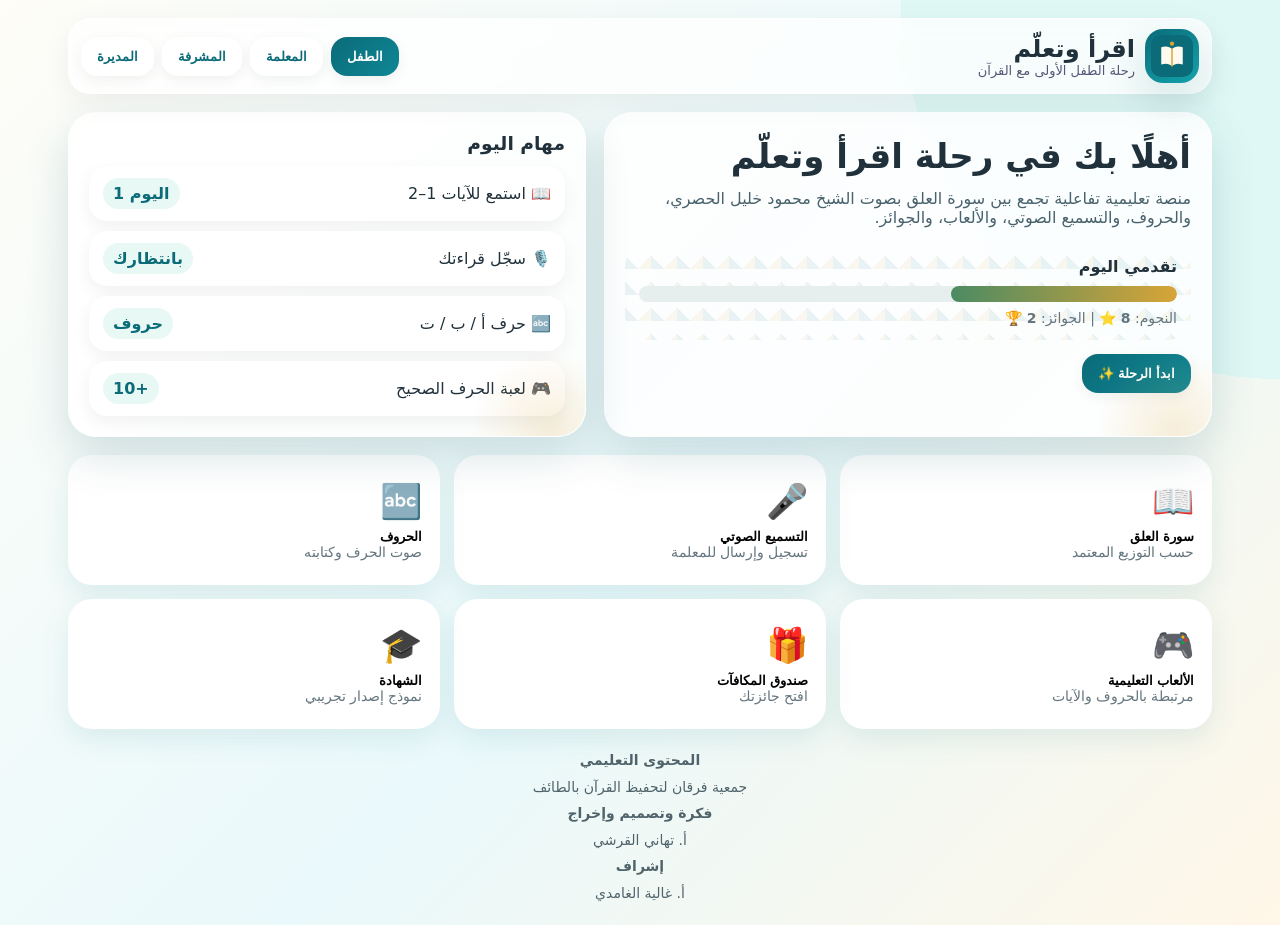
<file: index.html>
<!doctype html>
<html lang="ar" dir="rtl">
<head>
<meta charset="utf-8" />
<meta name="viewport" content="width=device-width,initial-scale=1" />
<title>اقرأ وتعلّم | Enterprise V1</title>
<meta name="theme-color" content="#0b6b78" />
<link rel="manifest" href="manifest.json">
<style>
:root{--teal:#0b6b78;--teal2:#0f8796;--mint:#e8f8f5;--gold:#d8a437;--cream:#fffaf0;--ink:#20313b;--soft:#f4fbfb;--rose:#fff1ef;--green:#4b8b63;--shadow:0 18px 45px rgba(10,74,84,.16);--r:28px}*{box-sizing:border-box}body{margin:0;font-family:system-ui,-apple-system,"Segoe UI",Tahoma,Arial,sans-serif;color:var(--ink);background:radial-gradient(circle at top right,#dff8f5 0 24%,transparent 24%),linear-gradient(135deg,#fefdf8,#eaf9fb 55%,#fff7e8);min-height:100vh}.app{max-width:1180px;margin:auto;padding:18px}.top{display:flex;gap:12px;align-items:center;justify-content:space-between;position:sticky;top:0;background:rgba(255,255,255,.74);backdrop-filter:blur(16px);z-index:5;border:1px solid rgba(255,255,255,.7);border-radius:22px;padding:10px 12px;box-shadow:0 8px 30px rgba(0,0,0,.06)}.brand{display:flex;gap:10px;align-items:center}.logo{width:54px;height:54px;border-radius:18px;background:linear-gradient(145deg,var(--teal),#14a3ac);display:grid;place-items:center;color:#fff;font-size:28px;box-shadow:var(--shadow)}h1,h2,h3,p{margin:0}.brand h1{font-size:24px}.brand p{font-size:13px;color:#557}.tabs{display:flex;gap:8px;flex-wrap:wrap}.tabs button,.btn{border:0;border-radius:16px;padding:12px 16px;background:#fff;color:var(--teal);font-weight:800;box-shadow:0 4px 14px rgba(0,0,0,.06);cursor:pointer}.tabs button.active,.btn.primary{background:linear-gradient(135deg,var(--teal),var(--teal2));color:white}.btn.gold{background:linear-gradient(135deg,#f4c95d,var(--gold));color:#4b3502}.hero{margin-top:18px;display:grid;grid-template-columns:1.08fr .92fr;gap:18px}.card{background:rgba(255,255,255,.83);border:1px solid rgba(255,255,255,.95);border-radius:var(--r);padding:20px;box-shadow:var(--shadow);position:relative;overflow:hidden}.card:before{content:"";position:absolute;inset:auto -60px -90px auto;width:190px;height:190px;background:radial-gradient(circle,rgba(216,164,55,.18),transparent 60%);border-radius:50%}.title{font-size:34px;line-height:1.4}.subtitle{color:#48616b;margin-top:8px}.pattern{background-image:linear-gradient(45deg,rgba(11,107,120,.08) 25%,transparent 25%),linear-gradient(-45deg,rgba(216,164,55,.08) 25%,transparent 25%);background-size:26px 26px;border-radius:24px;padding:14px;margin-top:16px}.progress{height:16px;background:#e7eeee;border-radius:999px;overflow:hidden}.bar{height:100%;background:linear-gradient(90deg,var(--green),var(--gold));width:42%;border-radius:999px}.grid{display:grid;grid-template-columns:repeat(3,1fr);gap:14px;margin-top:18px}.tile{border:0;text-align:right;background:#fff;border-radius:24px;padding:18px;min-height:130px;box-shadow:0 10px 28px rgba(11,107,120,.1);cursor:pointer;transition:.2s}.tile:hover{transform:translateY(-4px) scale(1.01)}.icon{font-size:34px;display:block;margin-bottom:8px}.section{display:none;margin-top:18px}.section.active{display:block}.two{display:grid;grid-template-columns:1fr 1fr;gap:16px}.list{display:grid;gap:10px}.item{display:flex;align-items:center;justify-content:space-between;gap:10px;background:#fff;border-radius:18px;padding:12px 14px;box-shadow:0 6px 18px rgba(0,0,0,.06)}.badge{background:var(--mint);color:var(--teal);border-radius:999px;padding:6px 10px;font-weight:800}.muted{color:#64757d;font-size:14px}.ayat{font-size:22px;line-height:2;background:#fff8e7;border-radius:22px;padding:14px;border:1px solid #f3e3bb}.recordBox{display:grid;gap:12px}.meter{height:9px;background:#eee;border-radius:99px;overflow:hidden}.meter span{display:block;height:100%;background:#df4b4b;width:0%}.gameArea{min-height:250px;background:linear-gradient(180deg,#fff,#f2fbfa);border-radius:24px;padding:16px;border:2px dashed rgba(11,107,120,.18)}.letters{display:flex;gap:10px;flex-wrap:wrap}.letter{font-size:32px;font-weight:900;border:0;background:#fff;border-radius:20px;width:74px;height:74px;box-shadow:0 10px 22px rgba(0,0,0,.08);cursor:pointer}.ok{outline:4px solid #8ed39c}.bad{outline:4px solid #f7a1a1}.stats{display:grid;grid-template-columns:repeat(4,1fr);gap:12px}.stat{background:#fff;border-radius:22px;padding:16px;text-align:center;box-shadow:0 8px 22px rgba(0,0,0,.06)}.stat b{font-size:26px;color:var(--teal)}.cert{background:#fff;border:8px double var(--gold);border-radius:22px;padding:24px;text-align:center;max-width:760px;margin:auto}.cert h2{font-size:42px;color:var(--teal)}.rights{margin-top:18px;text-align:center;color:#50636b;font-size:14px;line-height:1.9}.noBreak{white-space:nowrap}.modal{position:fixed;inset:0;background:rgba(2,29,36,.55);display:none;align-items:center;justify-content:center;padding:18px;z-index:20}.modal.show{display:flex}.modal .card{max-width:520px;width:100%;text-align:center}@media(max-width:850px){.hero,.two{grid-template-columns:1fr}.grid{grid-template-columns:1fr 1fr}.stats{grid-template-columns:1fr 1fr}.title{font-size:28px}.tabs{width:100%}.tabs button{flex:1}}@media(max-width:520px){.grid{grid-template-columns:1fr}.brand h1{font-size:20px}.top{align-items:flex-start;flex-direction:column}.tile{min-height:105px}}
</style>
</head>
<body>
<div class="app">
<header class="top">
  <div class="brand"><div class="logo"><img src="icon.svg" alt="أيقونة اقرأ وتعلّم" style="width:42px;height:42px"></div><div><h1>اقرأ وتعلّم</h1><p>رحلة الطفل الأولى مع القرآن</p></div></div>
  <nav class="tabs">
    <button class="active" data-tab="child">الطفل</button><button data-tab="teacher">المعلمة</button><button data-tab="supervisor">المشرفة</button><button data-tab="manager">المديرة</button>
  </nav>
</header>

<section id="child" class="section active">
  <div class="hero">
    <div class="card">
      <h2 class="title">أهلًا بك في رحلة اقرأ وتعلّم</h2>
      <p class="subtitle">منصة تعليمية تفاعلية تجمع بين سورة العلق بصوت الشيخ محمود خليل الحصري، والحروف، والتسميع الصوتي، والألعاب، والجوائز.</p>
      <div class="pattern"><b>تقدمي اليوم</b><div class="progress" style="margin-top:10px"><div id="mainBar" class="bar"></div></div><p class="muted" style="margin-top:8px">النجوم: <b id="stars">8</b> ⭐ | الجوائز: <b id="gifts">2</b> 🏆</p></div>
      <button class="btn primary" onclick="showTab('quran')" style="margin-top:14px">ابدأ الرحلة ✨</button>
    </div>
    <div class="card">
      <h3>مهام اليوم</h3><div class="list" style="margin-top:12px">
        <div class="item"><span>📖 استمع للآيات 1–2</span><span class="badge">اليوم 1</span></div>
        <div class="item"><span>🎙️ سجّل قراءتك</span><span class="badge">بانتظارك</span></div>
        <div class="item"><span>🔤 حرف أ / ب / ت</span><span class="badge">حروف</span></div>
        <div class="item"><span>🎮 لعبة الحرف الصحيح</span><span class="badge">+10</span></div>
      </div>
    </div>
  </div>
  <div class="grid">
    <button class="tile" onclick="showTab('quran')"><span class="icon">📖</span><b>سورة العلق</b><p class="muted">حسب التوزيع المعتمد</p></button>
    <button class="tile" onclick="showTab('record')"><span class="icon">🎤</span><b>التسميع الصوتي</b><p class="muted">تسجيل وإرسال للمعلمة</p></button>
    <button class="tile" onclick="showTab('letters')"><span class="icon">🔤</span><b>الحروف</b><p class="muted">صوت الحرف وكتابته</p></button>
    <button class="tile" onclick="showTab('games')"><span class="icon">🎮</span><b>الألعاب التعليمية</b><p class="muted">مرتبطة بالحروف والآيات</p></button>
    <button class="tile" onclick="openGift()"><span class="icon">🎁</span><b>صندوق المكافآت</b><p class="muted">افتح جائزتك</p></button>
    <button class="tile" onclick="showTab('certificate')"><span class="icon">🎓</span><b>الشهادة</b><p class="muted">نموذج إصدار تجريبي</p></button>
  </div>
</section>

<section id="quran" class="section">
  <div class="two"><div class="card"><h2>📖 سورة العلق</h2><p class="subtitle">مسار الحفظ اليومي</p><div class="ayat" style="margin-top:14px">اقْرَأْ بِاسْمِ رَبِّكَ الَّذِي خَلَقَ ۝ خَلَقَ الْإِنسَانَ مِنْ عَلَقٍ</div><div style="margin-top:14px;display:flex;gap:8px;flex-wrap:wrap"><button class="btn primary" onclick="playHusary()">استمع بصوت الشيخ الحصري</button><button class="btn" onclick="pauseHusary()">إيقاف مؤقت</button><button class="btn" onclick="showTab('record')">سجّل قراءتي</button><audio id="husaryAudio" preload="none"></audio><p class="muted" id="reciterState" style="margin-top:10px">القارئ: الشيخ محمود خليل الحصري</p></div></div><div class="card"><h3>توزيع سورة العلق</h3><div class="list" id="ayahPlan"></div></div></div>
</section>
<section id="record" class="section"><div class="card recordBox"><h2>🎤 التسميع الصوتي</h2><p class="subtitle">يسمح المتصفح بالتسجيل بعد الضغط على زر البدء.</p><div class="item"><span>الحالة: <b id="recState">جاهز للتسجيل</b></span><span class="badge" id="timer">00:00</span></div><div class="meter"><span id="meter"></span></div><div style="display:flex;gap:8px;flex-wrap:wrap"><button class="btn primary" id="startRec">ابدأ التسجيل</button><button class="btn" id="stopRec" disabled>إيقاف</button><button class="btn gold" id="sendRec" disabled>إرسال للمعلمة</button></div><audio id="playback" controls style="width:100%;display:none"></audio><p class="muted">ملاحظة: التسجيل يحفظ محليًا داخل المتصفح في هذا الإصدار التجريبي.</p></div></section>
<section id="letters" class="section"><div class="card"><h2>🔤 عالم الحروف</h2><p class="subtitle">اضغط على الحرف لسماع اسمه، ثم انتقل للعبة.</p><div class="letters" id="letterList" style="margin-top:14px"></div></div></section>
<section id="games" class="section"><div class="card"><h2>🎮 الألعاب التعليمية</h2><p class="subtitle" id="gamePrompt">اختاري الحرف الصحيح: ب</p><div class="gameArea"><div class="letters" id="gameLetters"></div><p id="gameMsg" style="margin-top:18px;font-weight:900"></p></div><button class="btn primary" onclick="newGame()" style="margin-top:12px">لعبة جديدة</button></div></section>
<section id="certificate" class="section"><div class="cert"><h2>شهادة شكر وتقدير</h2><p style="font-size:20px;margin-top:12px">تُمنح للطفل/ـة</p><h3 style="font-size:34px;margin:12px 0;color:#233">............................</h3><p>لإتمامه/ـا رحلة اقرأ وتعلّم الصيفية بنجاح.</p><div class="two" style="margin-top:26px"><p>المعلمة<br>................</p><p>المشرفة<br>................</p></div><button class="btn primary" onclick="window.print()" style="margin-top:18px">طباعة الشهادة</button></div></section>

<section id="teacher" class="section"><div class="card"><h2>لوحة المعلمة</h2><p class="subtitle">متابعة الأطفال والتسميع والحضور والمهارات اليومية.</p><div class="stats" style="margin-top:14px"><div class="stat"><b>18</b><p>إجمالي الأطفال</p></div><div class="stat"><b id="teacherRec">1</b><p>تسجيل جديد</p></div><div class="stat"><b>76%</b><p>متوسط الإنجاز</p></div><div class="stat"><b>15</b><p>حضور اليوم</p></div></div><div class="two" style="margin-top:16px"><div><h3>التسميعات الواردة</h3><div class="list" id="teacherList" style="margin-top:12px"></div></div><div><h3>المهام السريعة</h3><div class="list" style="margin-top:12px"><div class="item"><span>إضافة طفل جديد</span><button class="btn" onclick="alert('سيُفعّل الربط عند إضافة قاعدة البيانات')">إضافة</button></div><div class="item"><span>تسجيل الحضور</span><button class="btn" onclick="alert('تم فتح سجل الحضور التجريبي')">فتح</button></div><div class="item"><span>تقييم الحروف</span><span class="badge">14 مكتمل</span></div><div class="item"><span>إرسال ملاحظة لولي الأمر</span><button class="btn gold" onclick="alert('تم فتح نموذج الملاحظة')">إرسال</button></div></div></div></div></div></section>
<section id="supervisor" class="section"><div class="card"><h2>لوحة المشرفة</h2><p class="subtitle">متابعة أداء الفصول والمعلمات ومراجعة عينات القراءة.</p><div class="stats" style="margin-top:14px"><div class="stat"><b>90%</b><p>نسبة الحضور</p></div><div class="stat"><b>71%</b><p>إتمام السورة</p></div><div class="stat"><b>84%</b><p>إتقان الحروف</p></div><div class="stat"><b>12</b><p>تسجيلات اليوم</p></div></div><div class="two" style="margin-top:16px"><div><h3>أداء الفصول</h3><div class="list" style="margin-top:12px"><div class="item"><span>روضة أ</span><span class="badge">92%</span></div><div class="item"><span>روضة ب</span><span class="badge">78%</span></div><div class="item"><span>التمهيدي</span><span class="badge">69%</span></div></div></div><div><h3>المتابعة الإشرافية</h3><div class="list" style="margin-top:12px"><div class="item"><span>قراءات بانتظار المراجعة</span><span class="badge">6</span></div><div class="item"><span>معلمات أكملن التحديث اليومي</span><span class="badge">3 من 4</span></div><div class="item"><span>فصل يحتاج دعمًا</span><span class="badge">التمهيدي</span></div><div class="item"><span>تقرير الأداء الأسبوعي</span><button class="btn" onclick="alert('سيتم إنشاء التقرير بعد ربط البيانات')">عرض</button></div></div></div></div></div></section>
<section id="manager" class="section"><div class="card"><h2>لوحة المديرة الذهبية</h2><p class="subtitle">إحصاءات مباشرة ومؤشرات لاتخاذ القرار.</p><div class="stats" style="margin-top:14px"><div class="stat"><b>45</b><p>إجمالي الأطفال</p></div><div class="stat"><b>4</b><p>المعلمات</p></div><div class="stat"><b>128</b><p>إجمالي التسجيلات</p></div><div class="stat"><b>81%</b><p>نسبة الإنجاز العامة</p></div></div><div class="two" style="margin-top:16px"><div><h3>المؤشرات المباشرة</h3><div class="list" style="margin-top:12px"><div class="item"><span>أكثر طفل تميزًا</span><span class="badge">سارة</span></div><div class="item"><span>أكثر فصل نشاطًا</span><span class="badge">روضة أ</span></div><div class="item"><span>أكثر معلمة تفاعلًا</span><span class="badge">المعلمة نورة</span></div><div class="item"><span>شهادات مستحقة</span><span class="badge">36</span></div></div></div><div><h3>تنبيهات الإدارة</h3><div class="list" style="margin-top:12px"><div class="item"><span>لم يسجلوا منذ يومين</span><span class="badge">3 أطفال</span></div><div class="item"><span>تسجيلات لم تُراجع</span><span class="badge">6</span></div><div class="item"><span>متوسط رضا أولياء الأمور</span><span class="badge">88%</span></div><div class="item"><span>التقرير التنفيذي</span><button class="btn gold" onclick="alert('سيُفعّل التقرير التنفيذي بعد ربط Firebase')">عرض</button></div></div></div></div></div></section>

<div class="rights"><b>المحتوى التعليمي</b><br>جمعية فرقان لتحفيظ القرآن بالطائف<br><b>فكرة وتصميم وإخراج</b><br><span class="noBreak">أ. تهاني القرشي</span><br><b>إشراف</b><br><span class="noBreak">أ. غالية الغامدي</span></div>
</div>
<div id="giftModal" class="modal"><div class="card"><h2>🎁 مبارك!</h2><p id="giftText" style="font-size:22px;margin:14px 0">حصلت على وسام القارئ المجتهد</p><button class="btn primary" onclick="closeGift()">إغلاق</button></div></div>
<script>
const sections=[...document.querySelectorAll('.section')]; const tabBtns=[...document.querySelectorAll('.tabs button')];
function showTab(id){sections.forEach(s=>s.classList.remove('active')); document.getElementById(id)?.classList.add('active'); tabBtns.forEach(b=>b.classList.toggle('active',b.dataset.tab===id)); window.scrollTo({top:0,behavior:'smooth'});} tabBtns.forEach(b=>b.onclick=()=>showTab(b.dataset.tab));
const plan=['آية 1–2','آية 3','آية 4–5','آية 6','آية 7–8','آية 9 + مراجعة','آية 10','آية 11–12','آية 13 + مراجعة','آية 14','آية 15','آية 16 + مراجعة','آية 17','آية 18','آية 19 + مراجعة'];
document.getElementById('ayahPlan').innerHTML=plan.map((p,i)=>`<div class="item"><span>اليوم ${i+1}: ${p}</span><span class="badge">${i<3?'مفتوح':'قريبًا'}</span></div>`).join('');
const letters='ابتثجحخدذرزسشصضطظعغفقكلمنهوي'.split('');
letterList.innerHTML=letters.map(l=>`<button class="letter" onclick="say('${l}')">${l}</button>`).join('');
function say(txt){try{speechSynthesis.cancel();let u=new SpeechSynthesisUtterance(txt);u.lang='ar-SA';u.rate=.75;speechSynthesis.speak(u)}catch(e){}}
const husaryTracks=['https://everyayah.com/data/Husary_64kbps/096001.mp3','https://everyayah.com/data/Husary_64kbps/096002.mp3'];let husaryIndex=0;const husaryAudio=document.getElementById('husaryAudio');function playHusary(){husaryIndex=0;husaryAudio.src=husaryTracks[husaryIndex];reciterState.textContent='جاري تشغيل الآية الأولى بصوت الشيخ الحصري';husaryAudio.play().catch(()=>{reciterState.textContent='تعذر التشغيل؛ تحقق من اتصال الإنترنت ثم أعد المحاولة'});}function pauseHusary(){husaryAudio.pause();reciterState.textContent='تم إيقاف التلاوة مؤقتًا'}husaryAudio.addEventListener('ended',()=>{husaryIndex++;if(husaryIndex<husaryTracks.length){husaryAudio.src=husaryTracks[husaryIndex];reciterState.textContent='جاري تشغيل الآية الثانية بصوت الشيخ الحصري';husaryAudio.play();}else{husaryIndex=0;reciterState.textContent='اكتمل الاستماع للآيتين بصوت الشيخ الحصري';}});
let target='ب'; function newGame(){target=letters[Math.floor(Math.random()*letters.length)]; gamePrompt.textContent='اختاري الحرف الصحيح: '+target; let opts=[target]; while(opts.length<5){let l=letters[Math.floor(Math.random()*letters.length)]; if(!opts.includes(l))opts.push(l)} opts.sort(()=>Math.random()-.5); gameLetters.innerHTML=opts.map(l=>`<button class="letter" onclick="checkGame(this,'${l}')">${l}</button>`).join(''); gameMsg.textContent='';} function checkGame(btn,l){if(l===target){btn.classList.add('ok');gameMsg.textContent='أحسنت ⭐ +10 نقاط';stars.textContent=Number(stars.textContent)+1;say('أحسنت')}else{btn.classList.add('bad');gameMsg.textContent='حاولي مرة أخرى';say('حاولي مرة أخرى')}} newGame();
function openGift(){let gifts=['وسام القارئ المجتهد 🏅','نجمتان إضافيتان ⭐⭐','وسام إتقان الحروف 🔤','كأس بطل اليوم 🏆'];giftText.textContent=gifts[Math.floor(Math.random()*gifts.length)];giftModal.classList.add('show')} function closeGift(){giftModal.classList.remove('show')}
let mediaRecorder,chunks=[],sec=0,int; startRec.onclick=async()=>{try{let stream=await navigator.mediaDevices.getUserMedia({audio:true}); mediaRecorder=new MediaRecorder(stream); chunks=[]; mediaRecorder.ondataavailable=e=>chunks.push(e.data); mediaRecorder.onstop=()=>{let blob=new Blob(chunks,{type:'audio/webm'}); playback.src=URL.createObjectURL(blob); playback.style.display='block'; sendRec.disabled=false; stream.getTracks().forEach(t=>t.stop())}; mediaRecorder.start(); startRec.disabled=true; stopRec.disabled=false; recState.textContent='جاري التسجيل'; sec=0; int=setInterval(()=>{sec++; timer.textContent='00:'+String(sec).padStart(2,'0'); meter.style.width=(sec%10)*10+'%'},1000)}catch(e){alert('لم يسمح المتصفح باستخدام الميكروفون')}}; stopRec.onclick=()=>{mediaRecorder?.stop();clearInterval(int);startRec.disabled=false;stopRec.disabled=true;recState.textContent='تم التسجيل'}; sendRec.onclick=()=>{recState.textContent='تم الإرسال للمعلمة';teacherRec.textContent=Number(teacherRec.textContent)+1;alert('تم إرسال التسجيل للمعلمة بنجاح')};
teacherList.innerHTML=['سارة','عبدالله','مريم','يوسف'].map((n,i)=>`<div class="item"><span>${n}<br><small class="muted">آيات اليوم والتسجيلات</small></span><span><button class="btn" onclick="alert('تشغيل تسجيل ${n} التجريبي')">استماع</button> <button class="btn gold" onclick="alert('تم اعتماد تسميع ${n}')">اعتماد</button></span></div>`).join('');
if('serviceWorker' in navigator){navigator.serviceWorker.register('sw.js').catch(()=>{})}
</script>
</body></html>
</file>
